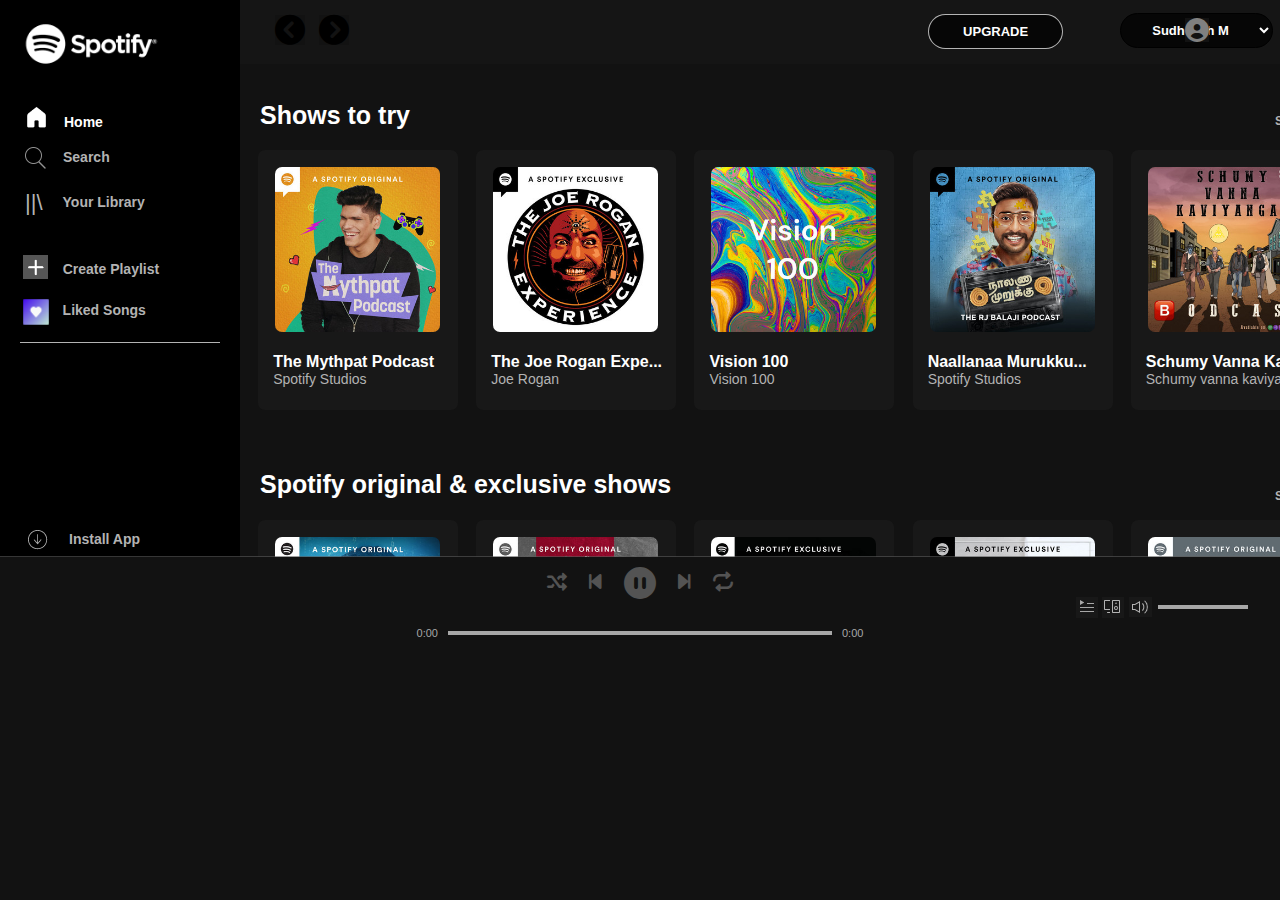
<file: index.html>
<!DOCTYPE html>
<html lang="en">
<head>
    <meta charset="UTF-8">
    <meta http-equiv="X-UA-Compatible" content="IE=edge">
    <meta name="viewport" content="width=device-width, initial-scale=1.0">
    <title>Spotify-Clone</title>
    <link rel="stylesheet" href="style.css">
    <link rel="stylesheet" href="https://cdnjs.cloudflare.com/ajax/libs/font-awesome/6.0.0/css/all.min.css" integrity="sha512-9usAa10IRO0HhonpyAIVpjrylPvoDwiPUiKdWk5t3PyolY1cOd4DSE0Ga+ri4AuTroPR5aQvXU9xC6qOPnzFeg==" crossorigin="anonymous" referrerpolicy="no-referrer" />
</head>
<body>
    <div class="maincontainer">
        <div class="aside">
            <div class="logo">
                <img src="logos/logo.png" alt="logo">
            </div>
            <div class="second-container">
                <div class="home">
                    <img src="logos/home.png" alt="home">
                    <p>Home</p>
                </div>
                <div class="search">
                    <img src="logos/search.png" alt="search">
                    <p>Search</p>
                </div>
                <div class="yourlibrary">
                    <p class="yl1">||\ </p>
                    <p class="yl2">Your Library</p>
                </div>
                <div class="createplaylist">
                    <img src="logos/plussquare.jpg" alt="playlist">
                    <p>Create Playlist</p>
                </div>
                <div class="likedsongs">
                    <img src="logos/Capture.PNG" alt="favourite">
                    <p>Liked Songs</p>
                </div>
            </div>
            
            <div class="installapp">
                <div class="border"></div>
                <div class="install">
                    <img src="logos/install.PNG" alt="installapp">
                    <p>Install App</p>
                </div>
            </div>

        </div>
        <div class="header">
            <div class="arrow">
                <i class="fas fa-chevron-circle-left"></i>
                <i id="arrowi" class="fas fa-chevron-circle-right"></i>
            </div>
            <div class="upgrade">
                <button>UPGRADE</button>
            </div>
            <div class="profile">
                <i class="fa fa-user-circle"></i>
                <select>
                    <option value="0">Sudheesh M</option>
                    <option value="Account">Account</option>
                    <option value="Profile">Profile</option>
                    <option value="Premium">Premium</option>
                    <option value="Support">Support</option>
                    <option value="Download">Download</option>
                    <option value="Log out">Log out</option>
                </select>
            </div>
        </div>
        <div class="scrollportion">
            <div class="heading1">
                    <h3>Shows to try</h3>
                    <p>SEE ALL</p>
            </div>
            <div class="list1">
                <div class="list11">
                    <img src="logos/TheMythpat.jpg" alt="">
                    <h3>The Mythpat Podcast</h3>
                    <p>Spotify Studios</p>
                </div>
                <div class="list12">
                    <img src="logos/TheJoeRogan.jpg" alt="">
                    <h3>The Joe Rogan Expe...</h3>
                    <p>Joe Rogan</p>
                </div>
                <div class="list13">
                    <img src="logos/vision100.jpg" alt="">
                    <h3>Vision 100</h3>
                    <p>Vision 100</p>
                </div>
                <div class="list14">
                    <img src="logos/Naallanaamuruku.jpg" alt="">
                    <h3>Naallanaa Murukku...</h3>
                    <p>Spotify Studios</p>
                </div>
                <div class="list15">
                    <img src="logos/Schumyvannakavi.jpg" alt="">
                    <h3>Schumy Vanna Kavi...</h3>
                    <p>Schumy vanna kaviyangal</p>
                </div>
            </div>
            <div class="heading2">
                <h1>Spotify original & exclusive shows</h1>
                <p>SEE ALL</p>
            </div>
            <div class="list2">
                <div class="list21">
                    <img src="logos/Virus2062.jpg" alt="">
                    <h3>Virus 2062 with Ali...</h3>
                    <p>Spotify Studios</p>
                </div>
                <div class="list22">
                    <img src="logos/Bhaskarbose.jpg" alt="">
                    <h3>Bhaskar Bose (Hindi...</h3>
                    <p>Spotify Studios</p>
                </div>
                <div class="list23">
                    <img src="logos/Horrortime.jpg" alt="">
                    <h3>Horror Time-Scary...</h3>
                    <p>Horror Time</p>
                </div>
                <div class="list24">
                    <img src="logos/Theranveer.jpg" alt="">
                    <h3>The Ranveer Show</h3>
                    <p>BeerBiceps aka Ranveer Allahbadia</p>
                </div>
                <div class="list25">
                    <img src="logos/Mahabharat.jpg" alt="">
                    <h3>Maha Bharat with D...</h3>
                    <p>Spotify Studios</p>
                </div>
            </div>
            <div class="scrollfooter">
                <div class="scrollfooter1">
                    <div class="scrollfooter11">
                        <ul Id="head">COMPANY</ul>
                        <ul>About</ul>
                        <ul>Jobs</ul>
                        <ul>For the Record</ul>
                    </div>
                    <div class="scrollfooter12">
                        <ul Id="head">COMMUNITIES</ul>
                        <ul>For Artists</ul>
                        <ul>Developers</ul>
                        <ul>Advertising</ul>
                        <ul>Investors</ul>
                        <ul>Vendors</ul>
                    </div>
                    <div class="scrollfooter13">
                        <ul Id="head">USEFUL LINKS</ul>
                        <ul>Support</ul>
                        <ul>Free Mobile App</ul>
                    </div>
                    <div class="scrollfooter14">
                        <img class="instagram" src="logos/instagram.png" alt="">
                        <img class="twitter" src="logos/twitter.PNG" alt="">
                        <img class="facebook" src="logos/facebook.PNG" alt="">
                    </div>
                </div>
                <div class="scrollfooter2">
                        <p class="p1">Legal</p>
                        <p>Privacy Center</p>
                        <p>Privacy Policy</p>
                        <p>Cookies</p>
                        <p class="p2">About Ads</p>
                        <p><img id="pimg" src="logos/copyright.png">2022 Spotify AB</p>
                </div>
            </div>
        </div>
        <div class="footer">
            <div class="footer1"></div>
            <div class="footer2">
                <div class="music1">
                    <div class="music11">
                        <i class="fa fa-random"></i>
                    </div>
                    <div class="music12">
                        <i class="fa fa-step-backward"></i>
                    </div>
                    <div class="music13">
                        <i  class="fa fa-pause-circle"></i>
                    </div>
                    <div class="music14">
                        <i class="fa fa-step-forward"></i>
                    </div>
                    <div class="music15">
                        <i class="fas fa-regular fa-repeat"></i>
                    </div>
                </div>
                <div class="music2">
                    <div class="music21">
                        <p>0:00</p>
                    </div>
                    <div class="music22">
                        
                    </div>
                    <div class="music23">
                        <p>0:00</p>
                    </div>
                </div>
            </div>
            <div class="footer3">
                <div class="footer31">
                    <img src="logos/queue.PNG" alt="Queue">
                </div>
                <div class="footer32">
                    <img src="logos/connecttodevice.PNG" alt="Connect to device">
                </div>
                <div class="footer33">
                    <img src="logos/sound.PNG" alt="Volume">
                </div>
                <div class="footer34"></div>
            </div>
        </div>
    </div>
</body>
</html>
</file>
<file: style.css>
*{
    margin:0;
    padding:0;
    background-color: #121212;
    font-family: spotify-circular,spotify-circular-cyrillic,spotify-circular-arabic,spotify-circular-hebrew,Helvetica Neue,helvetica,arial,Hiragino Kaku Gothic Pro,Meiryo,MS Gothic,sans-serif;
}
.maincontainer{
    width:100%;
    height:auto;
    display: flex;
    flex-direction: column;
    
}
.header{
    width:100%;
    height:64px;
    position:fixed;
    margin-left: 240px;
    box-sizing: border-box;
    background-color:white;
    z-index: 2;
    display: flex;

}
.arrow{
width:53%;
height:64px;
background-color:#121212fc;
}
.arrow i{
    margin-left: 35px;
    margin-top: 15px;
    font-size: 30px; 
    cursor: pointer;
}
#arrowi{
    margin-left: 10px;
}
.upgrade{
    width:15%;
    height:64px;
    background-color: #121212fc
}
.upgrade button{
    margin-top: 14px;
    margin-left: 10px;
    width: 70%;
    height: 35px;
    background-color: rgba(0,0,0,.7);
    border: 1px solid rgba(255,255,255,.7);
    font-size: 13px;
    color:#ffff;
    font-weight: 700;
    border-radius: 50px;
    cursor: pointer;
}
.profile{
    width:17%;
    height:64px;
    background-color: #121212fc;
}
.profile i{
    font-size: 24px;
    position: absolute;
    top: 18px;
    left:945px;
    color: grey;
    cursor: pointer;
}
.profile select{
    margin-top: 13px;
    margin-left: 10px;
    width: 70%;
    height: 35px;
    background-color: rgba(0,0,0,.7);
    font-size: 13px;
    text-align: center;
    color:#ffff;
    font-weight: 700;
    border-radius: 50px;
    border-color: #000;
    cursor: pointer;
}
.aside{
    width:240px;
    height:557px;
    box-sizing: border-box;
    position:fixed;
    background-color: #000;
    display:flex;
    flex-direction: column;
}
.logo{
    width:240px;
    height:64px;
    margin-top: 0px;
    background-color: #000;
    cursor: pointer;
}
.logo img{
    height: 64px;
    margin-top: 12px;
    margin-left: 15px;
    cursor: pointer;
}
.second-container{
    width:240px;
    height:265px;
    display: flex;
    flex-direction: column;
    background-color:aqua
}
.home{
    width:240px;
    height:70px;
    background-color:#000;
    display: flex;
}
.home img{
    height: 25px;
    margin-top: 41px;
    margin-left: 24px;
    background-color: #000;
    cursor: pointer;
}
.home p{
    background-color: #000;
    color:#ffff;
    font-size: 14px;
    font-weight: 700;
    letter-spacing: normal;
    line-height: 16px;
    text-transform: none;
    margin-top: 50px;
    margin-left: 15px;
    cursor: pointer;
}
.search{
    width:240px;
    height:53px;
    background-color:#000;
    display: flex;
}
.search img{
    height: 32px;
    color: white;
    background-color: #000;
    margin-top: 12px;
    margin-left: 19px;
    cursor: pointer;
}
.search p{
    background-color: #000;
    color:#b3b3b3;
    font-size: 14px;
    font-weight: 700;
    letter-spacing: normal;
    line-height: 16px;
    text-transform: none;
    margin-top: 19px;
    margin-left: 12px;
    cursor: pointer;
}
.yourlibrary{
    width:240px;
    height:53px;
    display: flex;
    background-color: #000;
}
.yl1{
    height: 34px;
    color: #b3b3b3;
    background-color: #000;
    margin-top: 10px;
    margin-left: 25px;
    font-size: 22px;
    cursor: pointer;
}
.yl2{
    background-color: #000;
    color:#b3b3b3;
    font-size: 14px;
    font-weight: 700;
    letter-spacing: normal;
    line-height: 13px;
    text-transform: none;
    margin-top: 16px;
    margin-left: 20px;
    cursor: pointer;
}
.createplaylist{
    width:240px;
    height:53px;
    display: flex;
    background-color: #000;
}
.createplaylist img{
    height:24px;
    margin-top: 26px;
    margin-left: 23px;
    cursor: pointer;
}
.createplaylist p{
    background-color: #000;
    color:#b3b3b3;
    font-size: 14px;
    font-weight: 700;
    letter-spacing: normal;
    line-height: 13px;
    text-transform: none;
    margin-top: 34px;
    margin-left: 15px;
    cursor: pointer;
}
.likedsongs{
    width:240px;
    height:53px;
    display: flex;
    background-color: #000;
}
.likedsongs img{
    margin-top: 18px;
    margin-left: 21px;
    cursor: pointer;
}
.likedsongs p{
    background-color: #000;
    color:#b3b3b3;
    font-size: 14px;
    font-weight: 700;
    letter-spacing: normal;
    line-height: 13px;
    text-transform: none;
    margin-top: 25px;
    margin-left: 11px;
    cursor: pointer;
}
.installapp{
    width:240px;
    height:220px;
    margin-top: 13px;
    display: flex;
    flex-direction: column;
    background-color: #000;

}
.border{
    width:200px;
    height:10px;
    margin-left: 20px;
    border-top: #b3b3b3 solid 1px;
    background-color: #000;
}
.install{
    width:240px;
    height:202px;
    display: flex;
    background-color: #000;
}
.install img{
    margin-top: 172px;
    margin-left: 23px;
    cursor: pointer;
}
.install p{
    background-color: #000;
    color:#b3b3b3;
    font-size: 14px;
    font-weight: 700;
    letter-spacing: normal;
    line-height: 13px;
    text-transform: none;
    margin-top: 180px;
    margin-left: 15px;
    cursor: pointer;
}
.scrollportion{
    width:100%;
    height:600px;
    background-color: #121212;
    overflow: scroll;
}
.heading1{
    margin-left: 240px;
    width: 1109px;
    height:130px;
    background-color: #121212;
}
.heading1 h3{
    position:relative;
    top:101px;
    font-size: 25px;
    font-weight: 700;
    color: #ffff;
    left: 20px;
}
.heading1 p{
    position: relative;
    top: 85px;
    left: 1035px;
    font-size: 12px;
    font-weight: 700;
    color:#b3b3b3;
}
.list1{
    margin-left: 240px;
    width: 1109px;
    height:300px;
    display: flex;
    justify-content: space-evenly;
    align-items: center;
    background-color: #121212;
}
.list11{
    width:200px;
    height:260px;
    border-radius: 7px;
    background-color: #181818;
    cursor: pointer;
}
.list11 img{
    height: 165px;
    margin: 17px;
    border-radius: 7px;
}

.list11 h3{
    font-size: 16px;
    color:#ffff;
    margin-left: 15px;
    background-color: #181818;
}
.list11 p{
    font-size: 14px;
    color:#b3b3b3;
    margin-left: 15px;
    background-color: #181818;
}
.list12{
    width:200px;
    height:260px;
    border-radius: 7px;
    background-color: #181818;
    cursor: pointer;
}
.list12 img{
    height: 165px;
    margin: 17px;
    border-radius: 7px;
}
.list12 h3{
    font-size: 16px;
    color:#ffff;
    margin-left: 15px;
    background-color: #181818;
}
.list12 p{
    font-size: 14px;
    color:#b3b3b3;
    margin-left: 15px;
    background-color: #181818;
}
.list13{
    width:200px;
    height:260px;
    border-radius: 7px;
    background-color: #181818;
    cursor: pointer;
}
.list13 img{
    height: 165px;
    margin: 17px;
    border-radius: 7px;
}
.list13 h3{
    font-size: 16px;
    color:#ffff;
    margin-left: 15px;
    background-color: #181818;
}
.list13 p{
    font-size: 14px;
    color:#b3b3b3;
    margin-left: 15px;
    background-color: #181818;
}
.list14{
    width:200px;
    height:260px;
    border-radius: 7px;
    background-color: #181818;
    cursor: pointer;
}
.list14 img{
    height: 165px;
    margin: 17px;
    border-radius: 7px;
}
.list14 h3{
    font-size: 16px;
    color:#ffff;
    margin-left: 15px;
    background-color: #181818;
}
.list14 p{
    font-size: 14px;
    color:#b3b3b3;
    margin-left: 15px;
    background-color: #181818;
}
.list15{
    width:200px;
    height:260px;
    border-radius: 7px;
    background-color: #181818;
    cursor: pointer;
}
.list15 img{
    height: 165px;
    margin: 17px;
    border-radius: 7px;
}
.list15 h3{
    font-size: 16px;
    color:#ffff;
    margin-left: 15px;
    background-color: #181818;
}
.list15 p{
    font-size: 14px;
    color:#b3b3b3;
    margin-left: 15px;
    background-color: #181818;
}
.heading2{
    margin-left: 240px;
    width: 1109px;
    height:70px;
    background-color: #121212;
}
.heading2 h1{
    position:relative;
    top:40px;
    font-size: 25px;
    font-weight: 700;
    color: #ffff;
    left: 20px;
}
.heading2 p{
    position: relative;
    top: 30px;
    left: 1035px;
    font-size: 12px;
    font-weight: 700;
    color:#b3b3b3;
}
.list2{
    margin-left: 240px;
    width: 1109px;
    height:300px;
    display: flex;
    justify-content: space-evenly;
    align-items: center;
    background-color: #121212;
}
.list21{
    width:200px;
    height:260px;
    border-radius: 7px;
    background-color: #181818;
    cursor: pointer;
}
.list21 img{
    height: 165px;
    margin: 17px;
    border-radius: 7px;
}
.list21 h3{
    font-size: 16px;
    color:#ffff;
    margin-left: 15px;
    background-color: #181818;
}
.list21 p{
    font-size: 14px;
    color:#b3b3b3;
    margin-left: 15px;
    background-color: #181818;
}
.list22{
    width:200px;
    height:260px;
    border-radius: 7px;
    background-color: #181818;
    cursor: pointer;
}
.list22 img{
    height: 165px;
    margin: 17px;
    border-radius: 7px;
}
.list22 h3{
    font-size: 16px;
    color:#ffff;
    margin-left: 15px;
    background-color: #181818;
}
.list22 p{
    font-size: 14px;
    color:#b3b3b3;
    margin-left: 15px;
    background-color: #181818;
}
.list23{
    width:200px;
    height:260px;
    border-radius: 7px;
    background-color: #181818;
    cursor: pointer;
}
.list23 img{
    height: 165px;
    margin: 17px;
    border-radius: 7px;
}
.list23 h3{
    font-size: 16px;
    color:#ffff;
    margin-left: 15px;
    background-color: #181818;
}
.list23 p{
    font-size: 14px;
    color:#b3b3b3;
    margin-left: 15px;
    background-color: #181818;
}
.list24{
    width:200px;
    height:260px;
    border-radius: 7px;
    background-color: #181818;
    cursor: pointer;
}
.list24 img{
    height: 165px;
    margin: 17px;
    border-radius: 7px;
}
.list24 h3{
    font-size: 16px;
    color:#ffff;
    margin-left: 15px;
    background-color: #181818;
}
.list24 p{
    font-size: 14px;
    color:#b3b3b3;
    margin-left: 15px;
    background-color: #181818;
}
.list25{
    width:200px;
    height:260px;
    border-radius: 7px;
    background-color: #181818;
    cursor: pointer;
}
.list25 img{
    height: 165px;
    margin: 17px;
    border-radius: 7px;
}
.list25 h3{
    font-size: 16px;
    color:#ffff;
    margin-left: 15px;
    background-color: #181818;
}
.list25 p{
    font-size: 14px;
    color:#b3b3b3;
    margin-left: 15px;
    background-color: #181818;
}
.scrollfooter{
    width:100%;
    height:550px;
    background-color: aqua;
}
.scrollfooter1{
    margin-left: 240px;
    width:1109px;
    height:400px;
    display: flex;
    background-color: antiquewhite;
}
.scrollfooter11{
    width:15%;
    height:400px;
    background-color: #000;
    display: flex;
    flex-direction: column;
}
#head{
    color:#919496;
    margin-top: 110px;
    margin-left: 30px;
    font-size: 12px;
    font-weight: 700;
}
ul{
    flex:0.15;
    color:#ffff;
    font-size: 16px;
    margin-left: 30px;
    background-color: #000;
}
.scrollfooter12{
    width:15%;
    height:400px;
    display: flex;
    flex-direction: column;
    background-color: #000;
}
.scrollfooter13{
    width:15%;
height:400px;
display: flex;
flex-direction: column;
background-color: #000;
}
.scrollfooter14{
    width:55%;
height:400px;
background-color: #000;
}
.instagram{
    margin-left: 395px;
    margin-top: 115px;
}
.twitter{
    margin-left: 5px;
}
.facebook{
    margin-left: 5px;
}
.scrollfooter2{
    width:100%;
    height:150px;
    background-color: #000;
    display: flex;
    flex-direction:row;
    justify-content:space-around;
    align-items: center;
}
.scrollfooter2 p{
    font-size: 12px;
    color: #919496;
    background-color: #000;
}
.p1{
    margin-left: 275px;
}
.p2{
    margin-right: 600px;
}
#pimg{
    height: 12px;
    background-color: #000;
    margin-right: 5px;
}
.footer{
    margin-top: 556px;
    box-sizing: border-box;
    width:100%;
    height:100px;
    position:fixed;
    background-color: #0000004d;
    border-top: rgba(128, 128, 128, 0.425) 1px solid;
    display: flex;
}
.footer1{
    width:20%;
    height:100px;
    background-color: #121212;
}
.footer2{
    width:60%;
    height:100px;
    display: flex;
    flex-direction: column;
}
.music1{
    width:100%;
    height:50px;
    display: flex;
    justify-content: space-around;
    background-color:  #121212;
}
.music11 i{
   font-size: 20px;
   margin-top: 15px;
   margin-left: 280px;
   color: #535353;
}

.music12 i{
    font-size: 20px;
    margin-top: 15px;
    color: #535353;
}

.music13 i{
    font-size: 32px;
    margin-top: 10px;
    color: #535353;
}
.music14 i{
    font-size: 20px;
    margin-top: 15px;
    color: #535353;
}

.music15 i{
    font-size: 20px;
    margin-top: 15px;
    margin-right: 280px;
    color: #535353;
}

.music2{
    width:100%;
    height:50px;
    display: flex;
    justify-content: center;
    background-color:#121212;
}
.music21 p{
    color: #A7A7A7;
    font-size: 0.6875rem;
    margin-top: 20px;
    margin-right: 10px;
}
.music22{
    width:50%;
    height:10px;
    margin-top: 24px;
    border-top: #A7A7A7 4px solid;
}
.music23{
    color: #A7A7A7;
    font-size: 0.6875rem;
    margin-top: 20px;
    margin-left: 10px;
}
.footer3{
    width:20%;
    height:100px;
    display:flex;
    justify-content: center;
    justify-content: space-around;
    background-color: #121212;
}
.footer31 {
    margin-top: 40px;
    margin-left: 50px;
}
.footer32 {
    margin-top: 40px;
    margin-right: 2px;
}
.footer33 {
    margin-top: 40px;
    margin-right: 2px;
}
.footer34 {
  width: 90px;
  height: 10px;
  margin-top: 48px;
  border-top: #A7A7A7 4px solid;
  margin-right: 30px;
}
</file>
